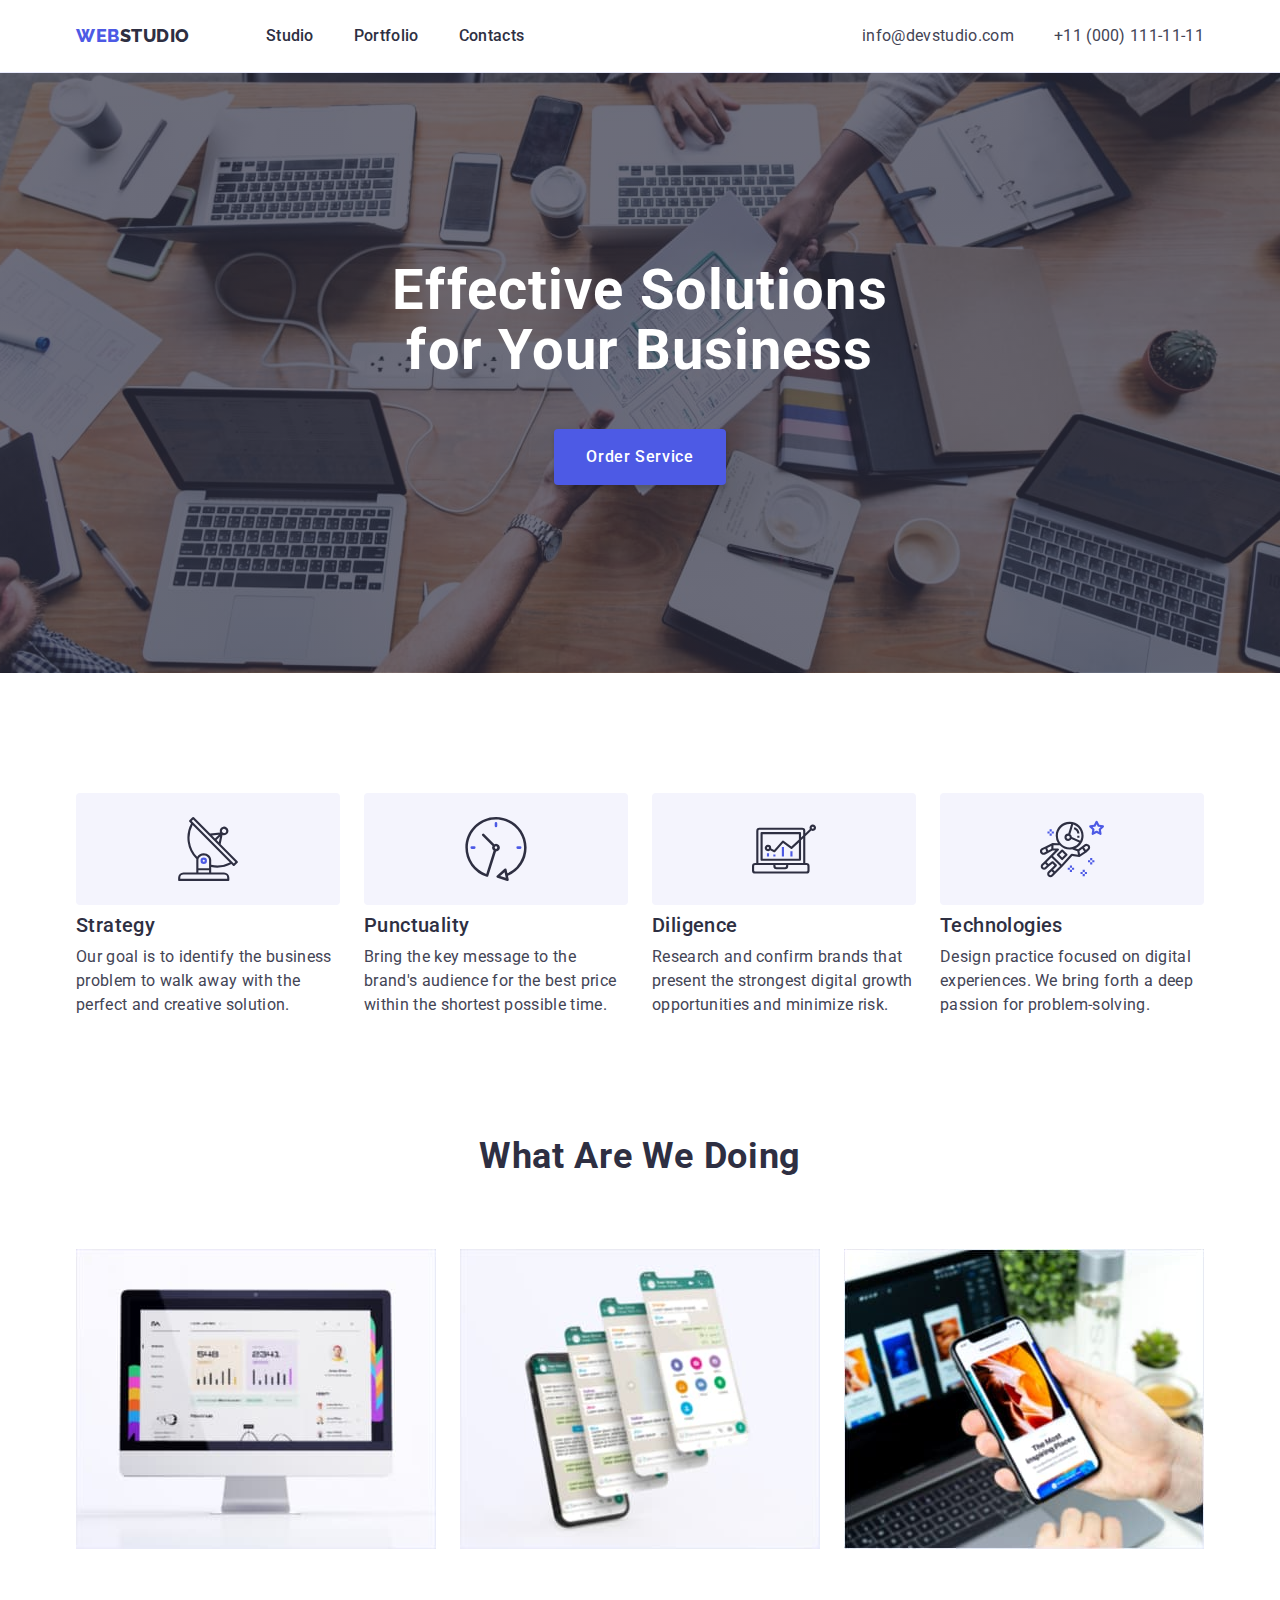
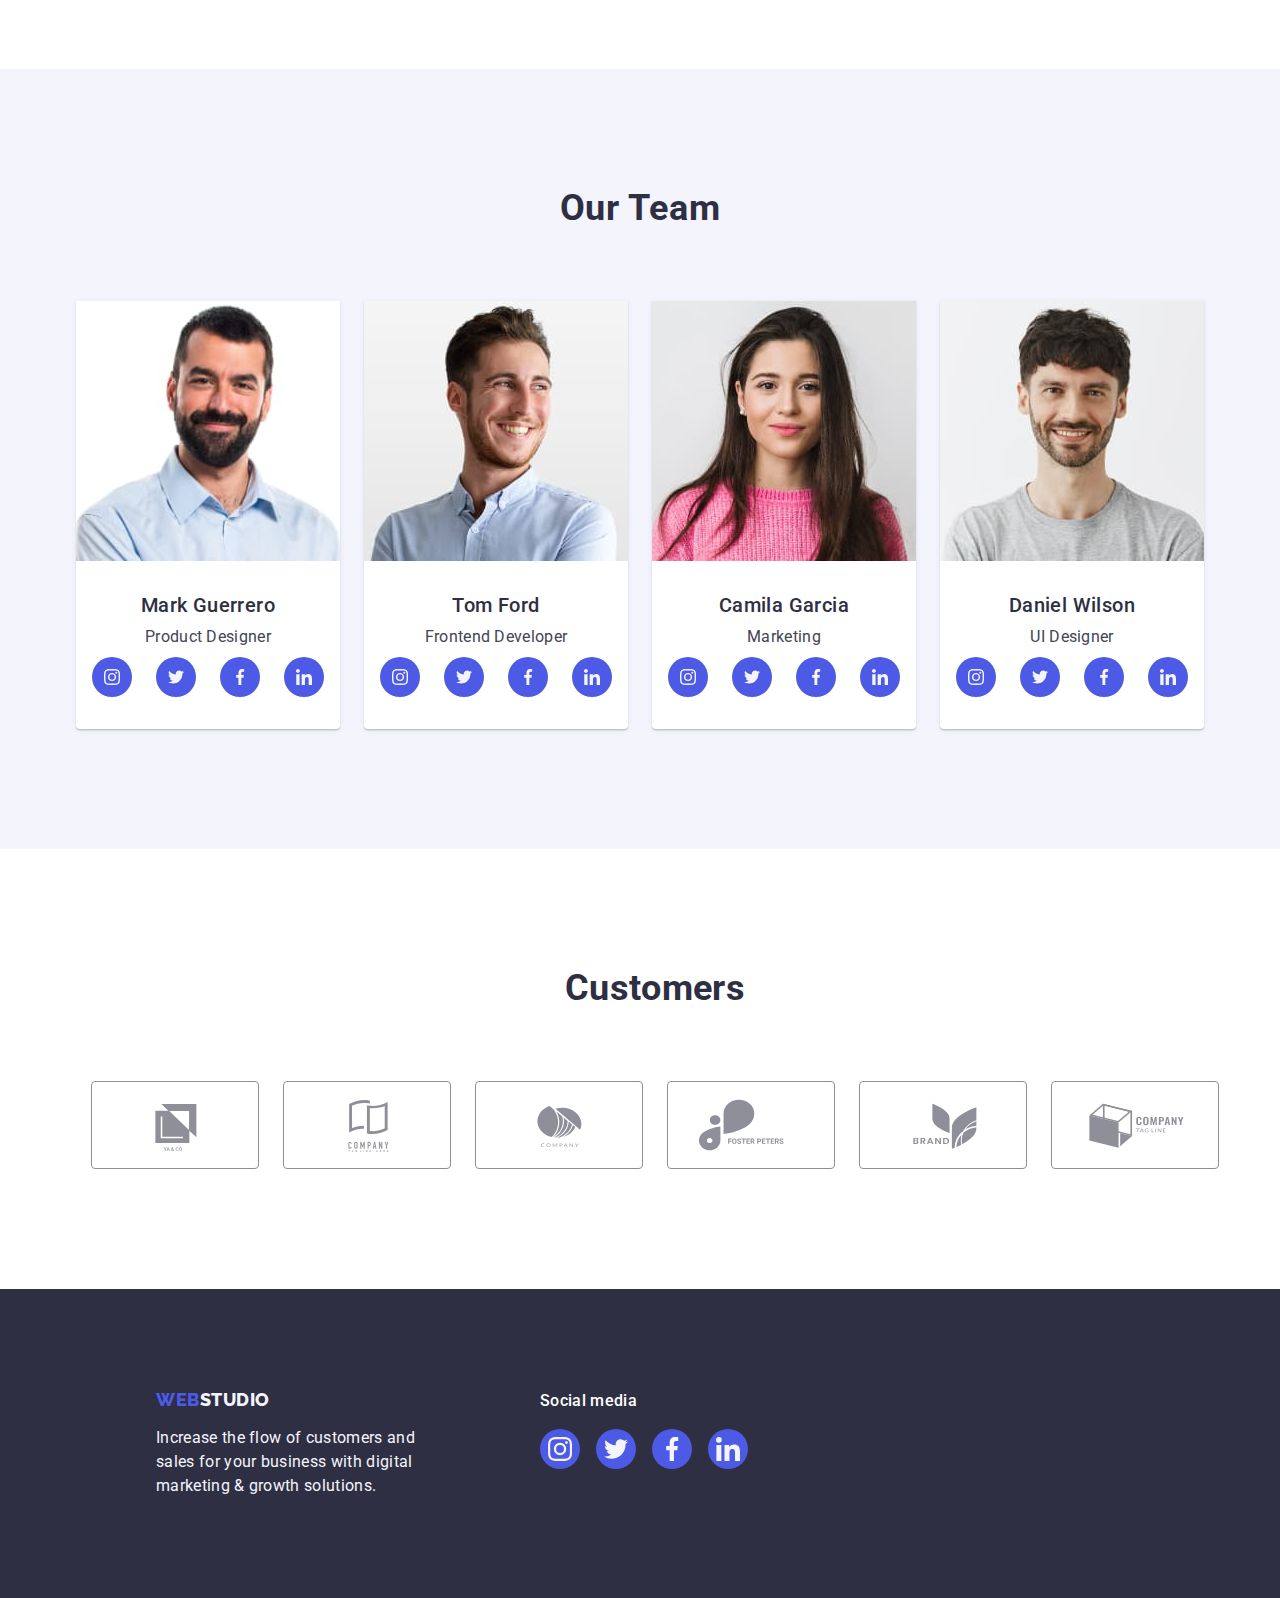
<file: index.html>
<!DOCTYPE html>
<html lang="en">

<head>
    <meta charset="UTF-8">
    <meta name="viewport" content="width=device-width, initial-scale=1.0">
    <title>WebStudio</title>

    <link rel="preconnect" href="https://fonts.googleapis.com">
    <link rel="preconnect" href="https://fonts.gstatic.com" crossorigin>
    <link href="https://fonts.googleapis.com/css2?family=Raleway:wght@800&family=Roboto:wght@400;500;700&display=swap"
        rel="stylesheet">
    
    <link rel="stylesheet" href="https://cdn.jsdelivr.net/npm/modern-normalize@2.0.0/modern-normalize.min.css">

    <link rel="stylesheet" href="./css/styles.css">



</head>
<body>
<header class="header">

<div class="header-container container">
<nav class="nav-container">
    <a class="logo link" href="./index.html">Web<span class="second-part">Studio</span>
    </a>

    <ul class="list nav-list">
        <li><a href="./index.html" class="first-page link current">Studio</a></li>
        <li><a href="./portfolio.html" class="first-page link current">Portfolio</a></li>
        <li><a href="" class="first-page link current">Contacts</a></li>
    </ul>
</nav>

<address class="address list">
    <ul class="contacts list">
    <li><a class="link link email" href="mailto:info@devstudio.com">info@devstudio.com</a></li>
    <li><a class="link link email" href="tel:+110001111111">+11 (000) 111-11-11</a></li>
    </ul>
</address>
</div>

</header>

<main>

    <section class="headline">
        <div class="container">
            <h1 class="headline-title">Effective Solutions for Your Business</h1>
            <button class="button primary" type="button">Order Service</button>
        </div>
    </section>

<section class="adv">
    <div class="container">
        <h2 class="visually-hidden adv-title">Our Advantages</h2>
        <ul class="adv-table list">
            <li class="adv-neighbour">
        <div class="adv-picture">
            <svg class="adv-icons" width="64" height="64">
                <use href="./images/icons.svg#icon-antenna"></use>
            </svg>
        </div>
        <h3 class="adv-table-title">Strategy</h3>
        <p class="adv-text">Our goal is to identify the business problem to walk away with the perfect and creative solution.</p>
            </li>
            <li class="adv-neighbour">
            <div class="adv-picture">
                <svg class="adv-icons" width="64" height="64">
                <use href="./images/icons.svg#icon-clock"></use>
                    </svg>
            </div>
        <h3 class="adv-table-title">Punctuality</h3>
        <p class="adv-text">Bring the key message to the brand's audience for the best price within the shortest possible time.</p>
            </li>
            <li class="adv-neighbour">
                <div class="adv-picture">
                    <svg class="adv-icons" width="64" height="64">
                        <use href="./images/icons.svg#icon-diagram"></use>
                    </svg>
                </div>
           <h3 class="adv-table-title">Diligence</h3>
        <p class="adv-text">Research and confirm brands that present the strongest digital growth opportunities and minimize risk.</p>
            </li>
            <li class="adv-neighbour">
                <div class="adv-picture">
                    <svg class="adv-icons" width="64" height="64">
                        <use href="./images/icons.svg#icon-astronaut"></use>
                    </svg>
                </div>
        <h3 class="adv-table-title">Technologies</h3>
        <p class="adv-text">Design practice focused on digital experiences. We bring forth a deep passion for problem-solving.</p>
            </li>
        </ul>
    </div>
</section>

<section class="section">
<div class="container">
    <h2 class="section-title">What are we doing</h2>
    <ul class="list work-samples-list">
    <li class="work-samples"><img src="./images/img1.jpg" alt="A computer wih some statistics" width="360"></li>
    <li class="work-samples"><img src="./images/img2.jpg" alt="A cell phone with some WhatsApp charts" width="360"></li>
    <li class="work-samples"><img src="./images/img3.jpg" alt="Both laptop and cell phone showing the article about the most inspiring places" width="360"></li>
    </ul>
</div>
</section>

<section class="section-team">
<div class="container">
    <h2 class="section-title-team">Our Team</h2>
    <ul class="list cart-set">
    <li class="section-img-team cart-set-item"><img src="./images/img4.jpg" alt="A smiling man with black beard" width="264" class="list-img">
    <div class="team-member">
        <h3 class="list-heading">Mark Guerrero</h3>
        <p class="list-text">Product Designer</p>
        <ul class="social-media list">
            <li class="social-item">
                <a class="social-link" href="https://www.instagram.com/" target="_blank" rel="noopener no referrer">
                    <svg class="social-media-icons" width="16" height="16">
                        <use href="./images/icons.svg#icon-instagram"></use>
                    </svg>
                </a>
            </li>
            <li class="social-item">
                <a class="social-link" href="https://twitter.com/" target="_blank" rel="noopener no referrer">
                    <svg class="social-media-icons" width="16" height="16">
                        <use href="./images/icons.svg#icon-twitter"></use>
                    </svg>
                </a>
            </li>
            <li class="social-item">
                <a class="social-link" href="https://facebook.com/" target="_blank" rel="noopener no referrer">
                    <svg class="social-media-icons" width="16" height="16">
                        <use href="./images/icons.svg#icon-facebook"></use>
                    </svg>
                </a>
            </li>
            <li class="social-item">
                <a class="social-link" href="https://linkedin.com/" target="_blank" rel="noopener no referrer">
                    <svg class="social-media-icons" width="16" height="16">
                        <use href="./images/icons.svg#icon-linkedin"></use>
                    </svg>
                </a>
            </li>
        </ul>
    </div></li>
    
    <li class="section-img-team cart-set-item"><img src="./images/img5.jpg" alt="A smiling man who looks away" width="264">
    <div class="team-member">
        <h3 class="list-heading">Tom Ford</h3>
        <p class="list-text">Frontend Developer</p>
        <ul class="social-media list">
            <li class="social-item">
                <a class="social-link" href="https://www.instagram.com/" target="_blank" rel="noopener no referrer">
                    <svg class="social-media-icons" width="16" height="16">
                        <use href="./images/icons.svg#icon-instagram"></use>
                    </svg>
                </a>
            </li>
            <li class="social-item">
                <a class="social-link" href="https://twitter.com/" target="_blank" rel="noopener no referrer">
                    <svg class="social-media-icons" width="16" height="16">
                        <use href="./images/icons.svg#icon-twitter"></use>
                    </svg>
                </a>
            </li>
            <li class="social-item">
                <a class="social-link" href="https://facebook.com/" target="_blank" rel="noopener no referrer">
                    <svg class="social-media-icons" width="16" height="16">
                        <use href="./images/icons.svg#icon-facebook"></use>
                    </svg>
                </a>
            </li>
            <li class="social-item">
                <a class="social-link" href="https://linkedin.com/" target="_blank" rel="noopener no referrer">
                    <svg class="social-media-icons" width="16" height="16">
                        <use href="./images/icons.svg#icon-linkedin"></use>
                    </svg>
                </a>
            </li>
        </ul>
    </div></li>
    
    <li class="section-img-team cart-set-item"><img src="./images/img6.jpg" alt="A smiling woman with long hair" width="264">
    <div class="team-member">
        <h3 class="list-heading">Camila Garcia</h3>
        <p class="list-text">Marketing</p>
        <ul class="social-media list">
            <li class="social-item">
                <a class="social-link" href="https://www.instagram.com/" target="_blank" rel="noopener no referrer">
                    <svg class="social-media-icons" width="16" height="16">
                        <use href="./images/icons.svg#icon-instagram"></use>
                    </svg>
                </a>
            </li>
            <li class="social-item">
                <a class="social-link" href="https://twitter.com/" target="_blank" rel="noopener no referrer">
                    <svg class="social-media-icons" width="16" height="16">
                        <use href="./images/icons.svg#icon-twitter"></use>
                    </svg>
                </a>
            </li>
            <li class="social-item">
                <a class="social-link" href="https://facebook.com/" target="_blank" rel="noopener no referrer">
                    <svg class="social-media-icons" width="16" height="16">
                        <use href="./images/icons.svg#icon-facebook"></use>
                    </svg>
                </a>
            </li>
            <li class="social-item">
                <a class="social-link" href="https://linkedin.com/" target="_blank" rel="noopener no referrer">
                    <svg class="social-media-icons" width="16" height="16">
                        <use href="./images/icons.svg#icon-linkedin"></use>
                    </svg>
                </a>
            </li>
        </ul>
    </div></li>
    
    <li class="section-img-team cart-set-item"><img src="./images/img7.jpg" alt="A smiling man wearing T-shirt" width="264">
    <div class="team-member">
        <h3 class="list-heading">Daniel Wilson</h3>
        <p class="list-text">UI Designer</p>
        <ul class="social-media list">
            <li class="social-item">
                <a class="social-link" href="https://www.instagram.com/" target="_blank" rel="noopener no referrer">
                <svg class="social-media-icons" width="16" height="16">
                    <use href="./images/icons.svg#icon-instagram"></use>
                </svg>
                </a>
            </li>
            <li class="social-item">
                <a class="social-link" href="https://twitter.com/" target="_blank" rel="noopener no referrer">
                    <svg class="social-media-icons" width="16" height="16">
                        <use href="./images/icons.svg#icon-twitter"></use>
                    </svg>
                </a>
            </li>
            <li class="social-item">
                <a class="social-link" href="https://facebook.com/" target="_blank" rel="noopener no referrer">
                    <svg class="social-media-icons" width="16" height="16">
                        <use href="./images/icons.svg#icon-facebook"></use>
                    </svg>
                </a>
            </li>
            <li class="social-item">
                <a class="social-link" href="https://linkedin.com/" target="_blank" rel="noopener no referrer">
                    <svg class="social-media-icons" width="16" height="16">
                        <use href="./images/icons.svg#icon-linkedin"></use>
                    </svg>
                </a>
            </li>
        </ul>
    </div></li>
    </ul>
</div>
</section>

<section class="section-customers">
    <div class="container">
        <h2 class="customers-title">Customers</h2>
        <ul class="customers-list list">
            <li class="customer-item">
                <a class="customer-link" href="" target="_blank" rel="noopener no referrer">
                <svg class="customer-icon" width="104" height="56">
                    <use class="customer-logo" href="./images/icons.svg#icon-client-one"></use>
                </svg>
                </a>
            </li>
            <li class="customer-item">
                <a class="customer-link" href="" target="_blank" rel="noopener no referrer">
                    <svg class="customer-icon" width="104" height="56">
                        <use class="customer-logo" href="./images/icons.svg#icon-client-two"></use>
                    </svg>
                </a>
            </li>
            <li class="customer-item">
                <a class="customer-link" href="" target="_blank" rel="noopener no referrer">
                    <svg class="customer-icon" width="104" height="56">
                        <use class="customer-logo" href="./images/icons.svg#icon-client-three"></use>
                    </svg>
                </a>
            </li>
            <li class="customer-item">
                <a class="customer-link" href="" target="_blank" rel="noopener no referrer">
                    <svg class="customer-icon" width="104" height="56">
                        <use class="customer-logo" href="./images/icons.svg#icon-client-four"></use>
                    </svg>
                </a>
            </li>
            <li class="customer-item">
                <a class="customer-link" href="" target="_blank" rel="noopener no referrer">
                    <svg class="customer-icon" width="104" height="56">
                        <use class="customer-logo" href="./images/icons.svg#icon-client-five"></use>
                    </svg>
                </a>
            </li>
            <li class="customer-item">
                <a class="customer-link" href="" target="_blank" rel="noopener no referrer">
                    <svg class="customer-icon" width="104" height="56">
                        <use class="customer-logo" href="./images/icons.svg#icon-client-six"></use>
                    </svg>
                </a>
            </li>
        </ul>
    </div>
</section>

</main>

<footer class="page-footer">
<div class="whole-footer">
    <div class="footer-leftside">
        <a class="logo link link-footer" href="./index.html">Web<span class="footer-second-part">Studio</span>
        </a>
        <p class="slogan">Increase the flow of customers and sales for your business with digital marketing &#38; growth solutions.</p>
    </div>
    <div class="footer-rightside">
        <p class="socials-text">Social media</p>
        <ul class="social-media-footer list">
            <li class="footer-social-item">
                <a class="footer-social-link" href="https://www.instagram.com/" target="_blank" rel="noopener no referrer">
                    <svg class="footer-social-media-icons" width="24" height="24">
                        <use href="./images/icons.svg#icon-instagram"></use>
                    </svg>
                </a>
            </li>
            <li class="footer-social-item">
                <a class="footer-social-link" href="https://twitter.com/" target="_blank" rel="noopener no referrer">
                    <svg class="footer-social-media-icons" width="24" height="24">
                        <use href="./images/icons.svg#icon-twitter"></use>
                    </svg>
                </a>
            </li>
            <li class="footer-social-item">
                <a class="footer-social-link" href="https://facebook.com/" target="_blank" rel="noopener no referrer">
                    <svg class="footer-social-media-icons" width="24" height="24">
                        <use href="./images/icons.svg#icon-facebook"></use>
                    </svg>
                </a>
            </li>
            <li class="footer-social-item">
                <a class="footer-social-link" href="https://linkedin.com/" target="_blank" rel="noopener no referrer">
                    <svg class="footer-social-media-icons" width="24" height="24">
                        <use href="./images/icons.svg#icon-linkedin"></use>
                    </svg>
                </a>
            </li>
        </ul>
    </div>
</div>
</footer>
</body>
</html>
</file>
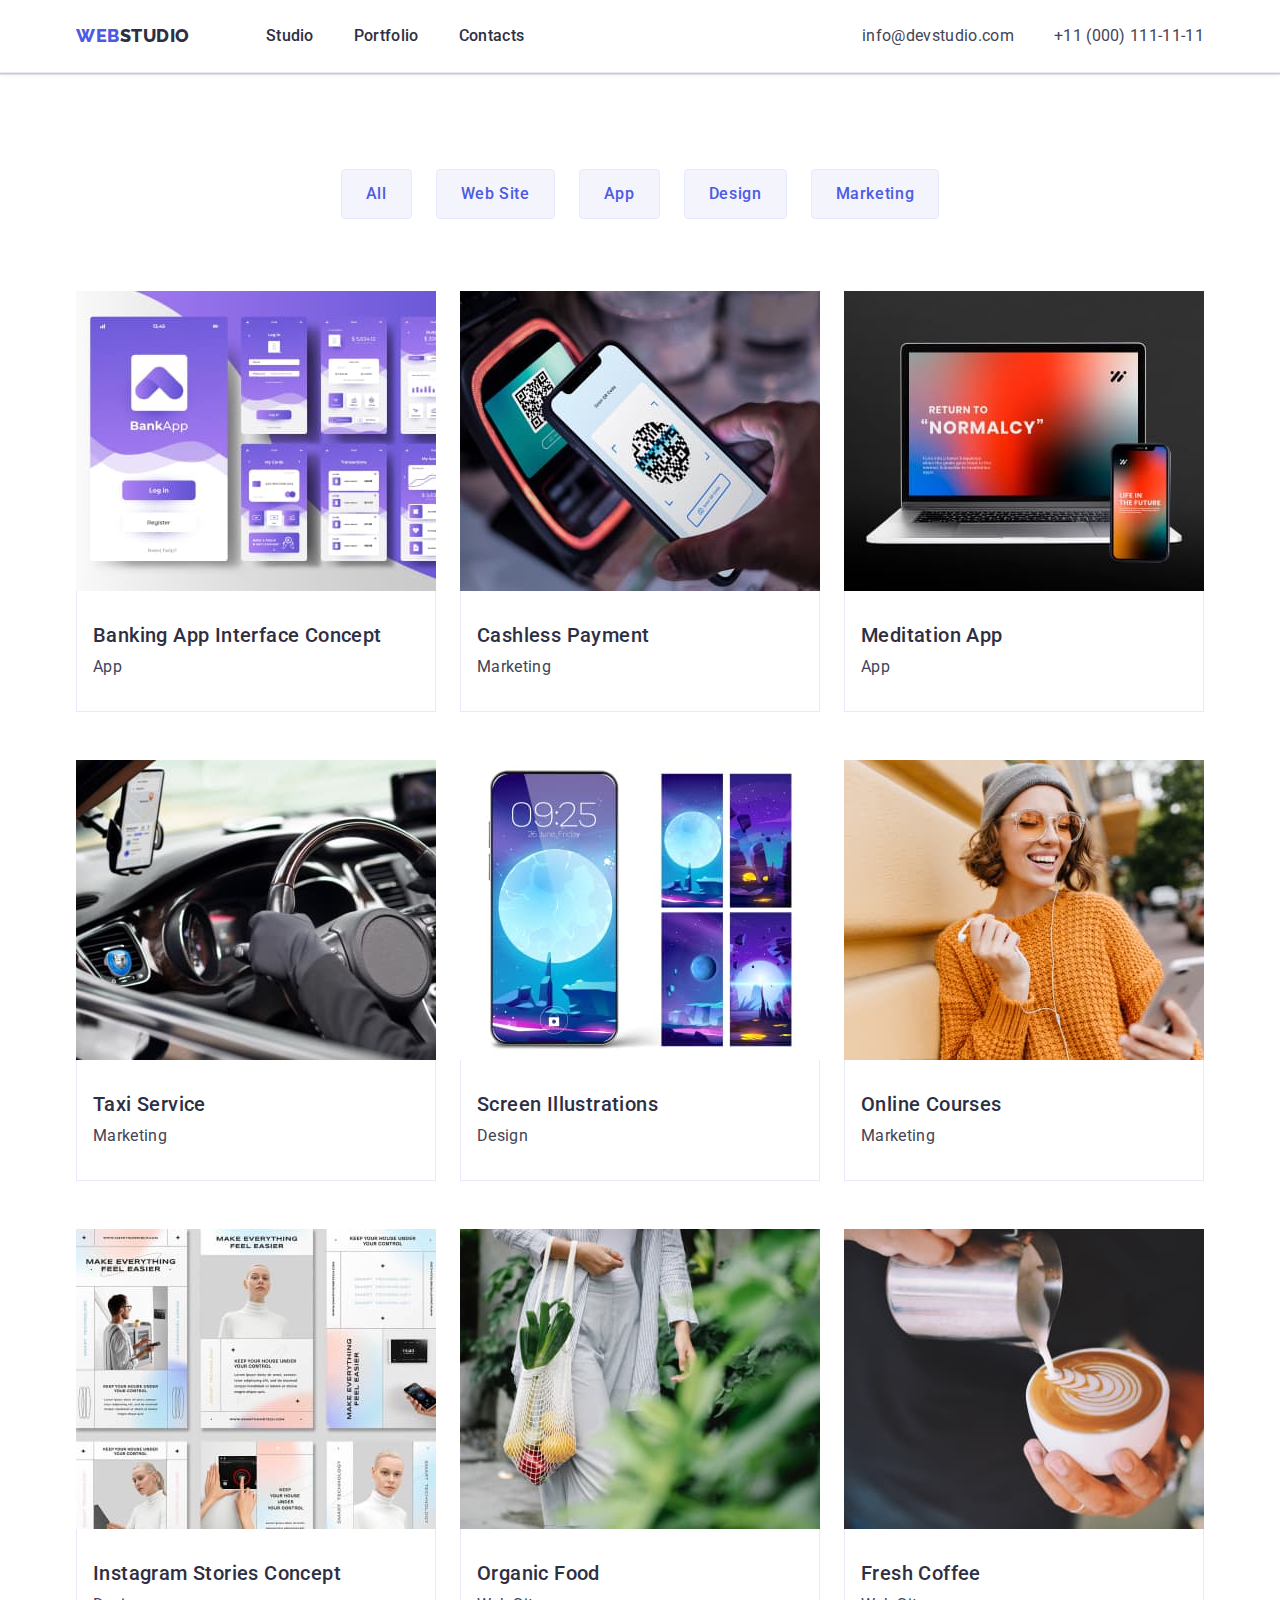
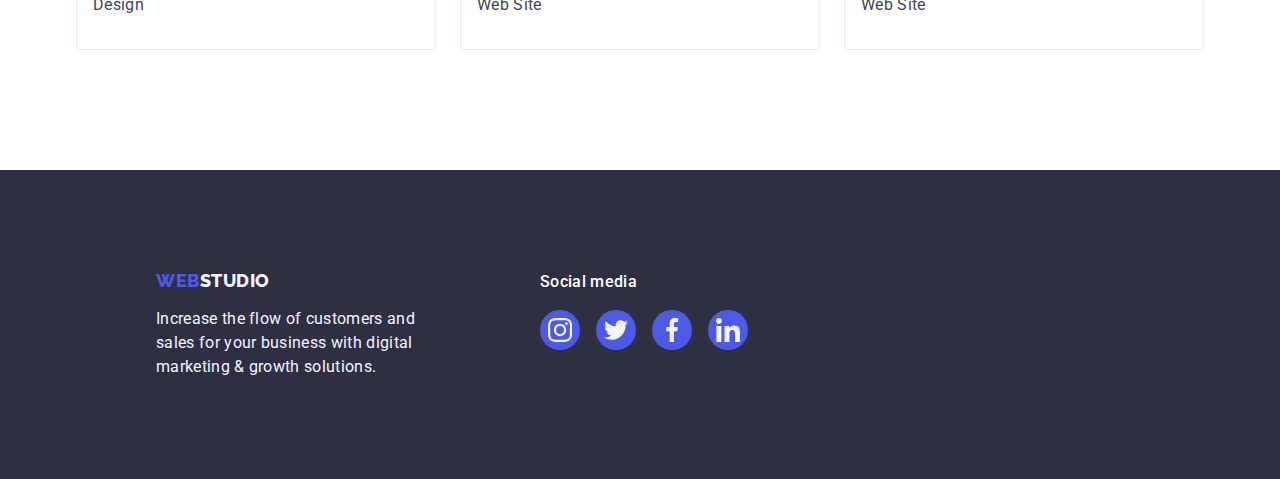
<file: portfolio.html>
<!DOCTYPE html>
<html lang="en">
<head>
    <meta charset="UTF-8">
    <meta name="viewport" content="width=device-width, initial-scale=1.0">
    <title>WebStudio-Portfolio</title>

    <link rel="preconnect" href="https://fonts.googleapis.com">
    <link rel="preconnect" href="https://fonts.gstatic.com" crossorigin>
    <link href="https://fonts.googleapis.com/css2?family=Raleway:wght@800&family=Roboto:wght@400;500;700&display=swap"
        rel="stylesheet">

    <link rel="stylesheet" href="https://cdn.jsdelivr.net/npm/modern-normalize@2.0.0/modern-normalize.min.css">

    <link rel="stylesheet" href="./css/styles.css">

    
</head>

<body>
<header class="header">

    <div class="header-container container">
        <nav class="nav-container">
            <a class="logo link" href="./index.html">Web<span class="second-part">Studio</span>
            </a>

            <ul class="list nav-list">
                <li><a href="./index.html" class="first-page link current">Studio</a></li>
                <li><a href="./portfolio.html" class="first-page link current">Portfolio</a></li>
                <li><a href="" class="first-page link current">Contacts</a></li>
            </ul>
        </nav>

        <address class="address list">
            <ul class="contacts list">
                <li><a class="link link email" href="mailto:info@devstudio.com">info@devstudio.com</a></li>
                <li><a class="link link email" href="tel:+110001111111">+11 (000) 111-11-11</a></li>
            </ul>
        </address>
    </div>

</header>
    
    <main>
        <section class="section-portfolio container">
            <div class="container">
                <h1 class="visually-hidden list-adv-title">Portfolio</h1>

                <ul class="list button-list">
                    <li><button class="button-portfolio all" type="button">All</button></li>
                    <li><button class="button-portfolio all" type="button">Web Site</button></li>
                    <li><button class="button-portfolio all" type="button">App</button></li>
                    <li><button class="button-portfolio all" type="button">Design</button></li>
                    <li><button class="button-portfolio all" type="button">Marketing</button></li>
                     </ul>
                
<!--second list in section-->

                <ul class="list cart-set-portfolio">
                    <li class="cart-set-filter"> <a class="cart-set-link link" href="">
                        <img src="./images/img8.jpg" alt="Design of different App interfaces" width="360">
                        <div class="filter-text">
                            <h2 class="link-title">Banking App Interface Concept</h2>
                            <p class="link-text">App</p>
                        </div></a>
                    </li>
                    <li class="cart-set-filter"> <a class="cart-set-link link" href="">
                        <img src="./images/img9.jpg" alt="A man makes payment with a help of cell phone" width="360">
                        <div class="filter-text">
                            <h2 class="link-title">Cashless Payment</h2>
                            <p class="link-text">Marketing</p>
                        </div></a>
                    </li>
                    <li class="cart-set-filter"> <a class="cart-set-link link" href="">
                        <img src="./images/img10.jpg" alt="Laptop with cell phone" width="360">
                        <div class="filter-text">
                            <h2 class="link-title">Meditation App</h2>
                            <p class="link-text">App</p>
                        </div></a>
                    </li>
                    <li class="cart-set-filter"> <a class="cart-set-link link" href="">
                        <img src="./images/img11.jpg" alt="A steering wheel with the hands of driver" width="360">
                        <div class="filter-text">
                            <h2 class="link-title">Taxi Service</h2>
                            <p class="link-text">Marketing</p>
                        </div></a>
                    </li>
                    <li class="cart-set-filter"><a class="cart-set-link link" href="">
                        <img src="./images/img12.jpg" alt="Iphone with different kind of phone screen wallpapers" width="360">
                        <div class="filter-text">
                            <h2 class="link-title">Screen Illustrations</h2>
                            <p class="link-text">Design</p>
                        </div></a>
                    </li>
                    <li class="cart-set-filter"><a class="cart-set-link link" href="">
                        <img src="./images/img13.jpg" alt="A girl wearing sunglasses and earphones is smiling to her phone" width="360">
                        <div class="filter-text">
                            <h2 class="link-title">Online Courses</h2>
                            <p class="link-text">Marketing</p>
                        </div></a>
                    </li>
                    <li class="cart-set-filter"> <a class="cart-set-link link" href="">
                        <img src="./images/img14.jpg" alt="Different designs of social-network with pictures of people" width="360">
                        <div class="filter-text">
                            <h2 class="link-title">Instagram Stories Concept</h2>
                            <p class="link-text">Design</p>
                        </div></a>
                    </li>
                    <li class="cart-set-filter"><a class="cart-set-link link" href="">
                        <img src="./images/img15.jpg" alt="A woman brings in the string bag vegetables" width="360">
                        <div class="filter-text">
                            <h2 class="link-title">Organic Food</h2>
                            <p class="link-text">Web Site</p>
                        </div></a>
                    </li>
                    <li class="cart-set-filter"><a class="cart-set-link link" href="">
                        <img src="./images/img16.jpg" alt="A cup of coffee with design of leave" width="360">
                        <div class="filter-text">
                            <h2 class="link-title">Fresh Coffee</h2>
                            <p class="link-text">Web Site</p>
                        </div></a>
                    </li>
                </ul>
            </div>
        </section>
    
    </main>
    
<footer class="page-footer">
    <div class="whole-footer">
        <div class="footer-leftside">
            <a class="logo link link-footer" href="./index.html">Web<span class="footer-second-part">Studio</span>
            </a>
            <p class="slogan">Increase the flow of customers and sales for your business with digital marketing &#38;
                growth solutions.</p>
        </div>
        <div class="footer-rightside">
            <p class="socials-text">Social media</p>
            <ul class="social-media-footer list">
                <li class="footer-social-item">
                    <a class="footer-social-link" href="https://www.instagram.com/" target="_blank"
                        rel="noopener no referrer">
                        <svg class="footer-social-media-icons" width="24" height="24">
                            <use href="./images/icons.svg#icon-instagram"></use>
                        </svg>
                    </a>
                </li>
                <li class="footer-social-item">
                    <a class="footer-social-link" href="https://twitter.com/" target="_blank"
                        rel="noopener no referrer">
                        <svg class="footer-social-media-icons" width="24" height="24">
                            <use href="./images/icons.svg#icon-twitter"></use>
                        </svg>
                    </a>
                </li>
                <li class="footer-social-item">
                    <a class="footer-social-link" href="https://facebook.com/" target="_blank"
                        rel="noopener no referrer">
                        <svg class="footer-social-media-icons" width="24" height="24">
                            <use href="./images/icons.svg#icon-facebook"></use>
                        </svg>
                    </a>
                </li>
                <li class="footer-social-item">
                    <a class="footer-social-link" href="https://linkedin.com/" target="_blank"
                        rel="noopener no referrer">
                        <svg class="footer-social-media-icons" width="24" height="24">
                            <use href="./images/icons.svg#icon-linkedin"></use>
                        </svg>
                    </a>
                </li>
            </ul>
        </div>
    </div>
</footer>
</body>

</html>
</file>
<file: css/styles.css>
:root {
    --brand-color: #4d5ae5;
    --primary-text-color: #434455;
    --title-text-color: #2E2F42;
    --background-color-main: white;
    --background-color-dark: #2E2F42;
    --background-color-cloud: #F4F4FD;
    --link-color-change: #404bbf;
    --cornflower: #E7E9FC;
    --lightslate: #8E8F99;
    --indent: 24px;
    --items: 4;
    --items-portfolio: 3;
}

html {
    box-sizing: border-box;
}

*
*::before
*::after {
    box-sizing: inherit;
}
body {
    font-family: 'Roboto', sans-serif;
    color: #434455;
    background-color: var(--background-color-main);
    font-size: 16px;
    line-height: 1.5;
    letter-spacing: 0.32px;
}

section {
    padding: 120px 0;
}

h1,
h2,
h3,
h4,
h5,
h6,
p {
    margin: 0;
}

.container {
    margin: 0 auto;
    width: 1158px;
    padding-left: 15px;
    padding-right: 15px;
} 

img {
    display: block;
}

ul {
    padding: 0;
    margin: 0;
}

.visually-hidden {
    position: absolute;
    width: 1px;
    height: 1px;
    margin: -1px;
    border: 0;
    padding: 0;

    white-space: nowrap;
    clip-path: inset(100%);
    clip: rect(0 0 0 0);
    overflow: hidden;
}

.header {
    border-bottom: 1px solid #e7e9fc;
    box-shadow: 0px 1px 6px 0px rgba(46, 47, 66, 0.08), 
    0px 1px 1px 0px rgba(46, 47, 66, 0.16), 
    0px 2px 1px 0px rgba(46, 47, 66, 0.08);

}

.header-container {
    display: flex;
    }


.nav-container {
    display: flex;
    align-items: center;
    margin-right: auto;
    }

.logo {
    font-family: 'Raleway', sans-serif;
    font-weight: 800;
    font-size: 18px;
    line-height: 1.17;
    letter-spacing: 0.03em;
    text-transform: uppercase;
    color: var(--brand-color);
}

.logo.link {
    text-decoration: none;
    margin: 0;
    margin-right: 76px;
    display: inline-block;
}
.second-part {
    color: var(--title-text-color);
}

.logo:hover {
    color: var(--brand-color);
}

.link {
    text-decoration: none;
    display: block;
}
.list {
    list-style: none;
}

.nav-list {
    display: flex;
    gap: 40px;
}

.first-page.link.current:hover,
.first-page.link.current:focus {
    color: #404bbf;
}
.list .link.current {
    color:var(--link-color-change)
}
.first-page.link.current {
    font-weight: 500;
    font-size: 16px;
    line-height: 1.5;
    letter-spacing: 0.02em;
    color: var(--title-text-color);
    padding: 24px 0;
}

.address.list {
    font-style: normal;
    font-family: 'Roboto', sans-serif;
    font-size: 16px;
    line-height: 1.5;
    letter-spacing: 0.32px;
    display: flex;
    align-items: center;
    justify-content: flex-end;
}

.contacts.list {
    display: flex;
    gap: 40px;
}

.contacts.list:not(:last-child) {
gap: 40px;
}

.link.link.email {
    line-height: 1.5;
    letter-spacing: 0.02em;
    color: var(--primary-text-color);
    padding: 24px 0;
}
.link.link.email:hover,
.link.link.email:focus {
    color: #404bbf;
}

.headline {
    max-width: 1440px;
    margin: 0 auto;
    padding: 188px 0;
    background-color: var(--title-text-color);
    background-image: linear-gradient(#2e2f42b3, #2e2f42b3), url(../images/bg-img1.jpg);
    background-position: center;
    background-repeat: no-repeat;
    background-size: cover;
}

.headline-title {
    font-size: 56px;
    line-height: 1.07;
    font-weight: 700;
    text-align: center;
    letter-spacing: 0.02em;
    color: white;
    max-width: 496px;
    margin-bottom: 48px;
    margin-left: auto;
    margin-right: auto;
}
.button.primary {
    background-color: #4D5AE5;
    font-family: 'Roboto', sans-serif;
    font-weight: 500;
    font-size: 16px;
    line-height: 1.5;
    letter-spacing: 0.04em;
    color: white;
    cursor: pointer;
    min-width: 169px;
    height: 56px;
    border: none;
    border-radius: 4px;
    padding: 16px 32px;
    display: block;
    margin: 0 auto;
    box-shadow: 0px 4px 4px 0px rgba(0, 0, 0, 0.15);
}
.button.primary:hover,
.button.primary:focus {
    background-color: #404BBF;
}

section.adv {
    padding: 120px 0 0 0;
}
.adv-container {
    width: 1128px;
}
.adv-table.list {
    list-style: none;
    width: 1128px;
    display: flex;
    gap: 24px;
}
.adv-title {
    visibility: hidden;
}

.adv-neighbour {
    width: calc((100%-72px)/4);
}

adv-neighbour:not(:last-child) {
    margin-right: 24px;
}

.adv-picture {
    display: flex;
    align-items: center;
    justify-content: center;
    height: 112px;
    background: var(--cloud, #F4F4FD);
    width: 264px;
    border-radius: 4px;
    padding: 24px 100px;
    margin-bottom: 8px;
}

.adv-table-title {
    font-weight: 500;
    font-size: 20px;
    line-height: 1.2;
    letter-spacing: 0.02em;
    color: var(--title-text-color);
    margin-bottom: 8px;
}
.adv-text {
    font-size: 16px;
    line-height: 1.5;
    letter-spacing: 0.02em;
    color: var(--primary-text-color);
    width: 264px;
}
.section-title {
    font-size: 36px;
    line-height: 1.11;
    color: var(--title-text-color);
    text-align: center;
    letter-spacing: 0.02em;
    text-transform: capitalize;
    font-weight: 700;
    color: var(--title-text-color);
    margin-bottom: 72px;  
}

.work-samples-list {
    display: flex;
    gap: 24px;
}

.work-samples {
    width: calc((100%-3*16px)/3);
}

.section-team {
    background-color: #F4F4FD;
}
.section-title-team {
    font-size: 36px;
    line-height: 1.11;
    text-align: center;
    letter-spacing: 0.02em;
    text-transform: capitalize;
    color: var(--title-text-color);
    margin-bottom: 72px;
}

.section-img-team {
    background-color: #FFFFFF;
    width: calc((100%-3*24px)/4);
    border-radius: 0px 0px 4px 4px;
}

.team-member {
    padding: 32px 16px;
}

.social-media {
    display: flex;
    justify-content: center;
    gap: 24px;
    margin-top: 8px;

    /*width: 232px;
    align-items: center;
    margin-top: 8px;*/
}


.social-link {
    display: flex;
    justify-content: center;
    align-items: center;
    width: 40px;
    height: 40px;
    background-color: var(--brand-color);
    border-radius: 50%;
}

.social-link:hover,
.social-link:focus {
    background-color: var(--link-color-change);
}

.social-media-icons {
    fill: var(--background-color-cloud)
}

.list-heading {
    font-weight: 500;
    font-size: 20px;
    line-height: 1.2;
    letter-spacing: 0.02em;
    color: var(--title-text-color);
    text-align: center;
    margin-bottom: 8px;
}
.list-text {
    font-size: 16px;
    line-height: 1.5;
    letter-spacing: 0.02em;
    color: var(--primary-text-color);
    text-align: center;
}

.section-customers {
    width: 1128px;
    margin: auto;
}

.customers-title {
    font-size: 36px;
    line-height: 1.11;
    color: var(--title-text-color);
    margin-bottom: 72px;
    text-align: center;
    
}

.customers-list {
    display: flex;
    gap: 24px;
 
}

.customers-list:not(:last-child) {
    gap: 24px;
}

.customer-item {
    width: calc((100% - 120px) / 6);
    height: 88px;
}

.customer-link {
    display: flex;
    width: 100%;
    height: 100%;
    border: 1px solid #8e8f99;
    border-radius: 4px;
    align-items: center;
    justify-content: center;
    color: var(--lightslate)
}

.customer-link:hover, 
.customer-link:focus {
    border-color: #404bbf;
    color: #404bbf;
}

.customer-icon {
    fill: currentColor;
}

.customer-logo {
fill: var(--lightslate);
}

.customer-logo:hover,
.customer-logo:focus {
    fill: var(--link-color-change);
}

.page-footer {
    display: flex;
    background-color: var(--title-text-color);
    padding: 100px 0;
    width: 1440px;
    margin: auto;
}

.whole-footer {
    display: flex;
    align-items: baseline;
    margin-left: 156px;
}

.footer-leftside {
    margin-right: 120px;
}

.logo.link.link-footer {
    margin-bottom: 16px;
}

.slogan {
    line-height: 1.5;
    color: var(--background-color-cloud);
    letter-spacing: 0.02em;
    max-width: 264px;
    display: flex;
    flex-direction: column;
    flex-shrink: 0;
}

.socials-text {
    font-weight: 500;
    font-size: 16px;
    line-height: 1.5;
    letter-spacing: 0.02em;
    color: var(--background-color-main);
    margin-bottom: 16px;
}

.social-media-footer {
    display: flex;
    gap: 16px;
}

.footer-social-item {
    width: 40px;
    height: 40px;
}

.footer-second-part {
    color: #f4f4fd;
    margin-bottom: 17.5px;
}

.footer-social-link {
    width: 100%;
    height: 100%;
    background-color: var(--brand-color);
    border-radius: 50%;
    display: flex;
    align-items: center;
    justify-content: center;
}

.footer-social-link:hover,
.footer-social-link:focus {
    background-color: #31d0aa;
}

.footer-social-media-icons {
fill: var(--background-color-cloud);
}



/* FLEX GRID */

.cart-set {
display: flex;
flex-wrap: wrap;
gap: 24px;
row-gap: 48px;
}

.section-img-team.cart-set-item {
    width: calc((100% - 72px) / 4);
    box-shadow: 0px 2px 1px 0px rgba(46, 47, 66, 0.08),
    0px 1px 1px 0px rgba(46, 47, 66, 0.16),
    0px 1px 6px 0px rgba(46, 47, 66, 0.08);
}

.cart-set-item {
    width: calc((100% - 72px) / 4);
}

.list.cart-set {
    display: flex;
    flex-wrap: wrap;
    gap: 24px;
}

/* Page Portfolio*/
    
.section-portfolio.container {
    padding: 96px 0 120px 0;
}

.button-portfolio.all{
    font-family: "Roboto", sans-serif;
    font-weight: 500;
    font-size: 16px;
    line-height: 1.5;
    letter-spacing: 0.04em;
    text-align: center;
    color: var(--brand-color);
    background-color: var(--background-color-cloud);
    cursor: pointer;
    padding: 12px 24px;
    border: 1px solid var(--cornflower);border-radius: 4px;  
}

.button-portfolio.all:hover,
.button-portfolio.all:focus {
    color: white;
    background-color: #404BBF;
    border: 1px solid transparent;
    box-shadow: 0px 2px 2px 0px rgba(0, 0, 0, 0.12), 
    0px 2px 1px 0px rgba(0, 0, 0, 0.08), 
    0px 3px 1px 0px rgba(0, 0, 0, 0.10);
}

.button-list {
    display: flex;
    justify-content: center;
    gap: 24px;
    margin-bottom: 72px;
}

.link-title {
    font-weight: 500;
    font-size: 20px;
    line-height: 1.2;
    letter-spacing: 0.02em;
    color:var(--background-color-dark);
    margin-bottom: 8px;
}

.list .link {
    text-decoration: none;
}
.link-text {
    font-size: 16px;
    line-height: 1.5;
    letter-spacing: 0.02em;
    color: var(--primary-text-color);
}

.filter-text {
    padding: 32px 16px;
    border: 1px solid #e7e9fc;
    border-top: none;
}

/* FLEX GRID PORTFOLIO */

.list.cart-set-portfolio {
    row-gap: 48px;
    display: flex;
    flex-wrap: wrap;
    column-gap: 24px;
}

.cart-set-filter {
    width: calc((100% - 48px) / 3);
}

.cart-set-link:hover,
.cart-set-link:focus {
    box-shadow: 0px 1px 6px rgba(46, 47, 66, 0.08),
        0px 1px 1px rgba(46, 47, 66, 0.16),
        0px 2px 1px rgba(46, 47, 66, 0.08);
}
</file>
